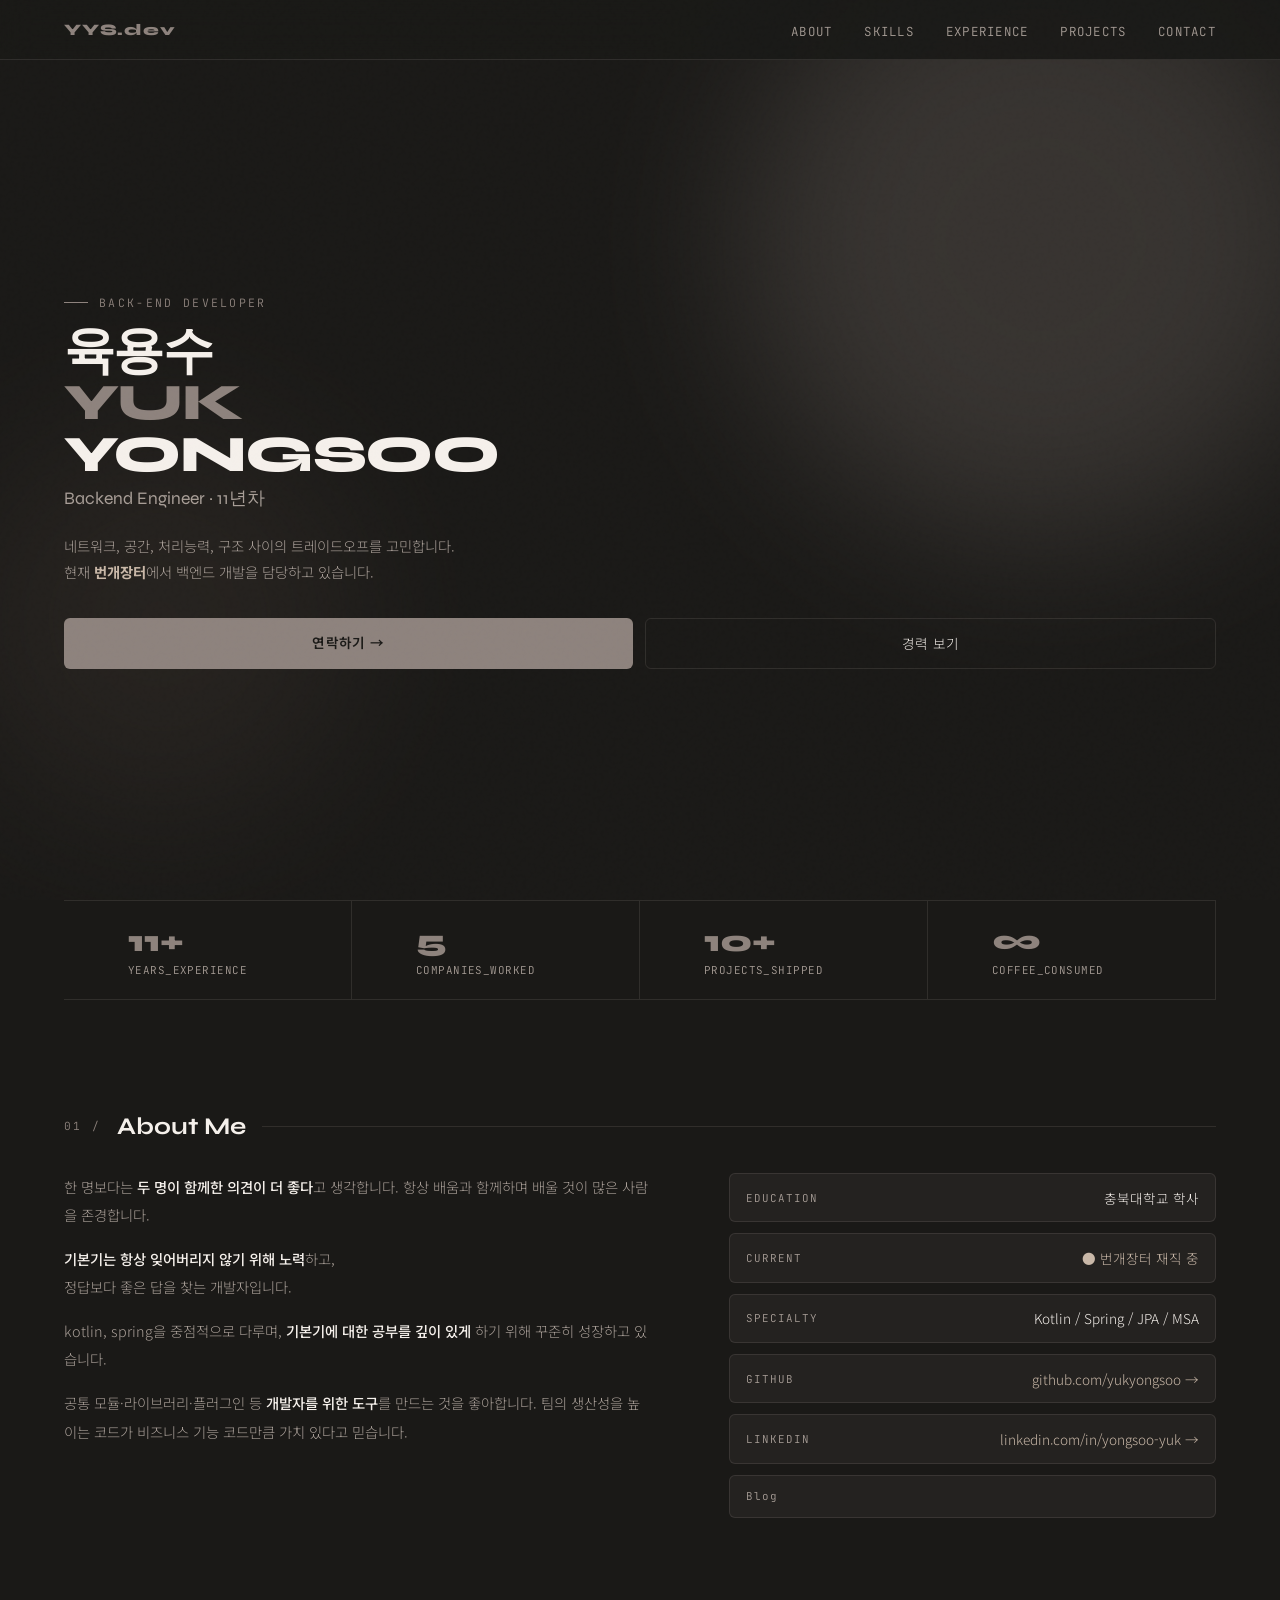
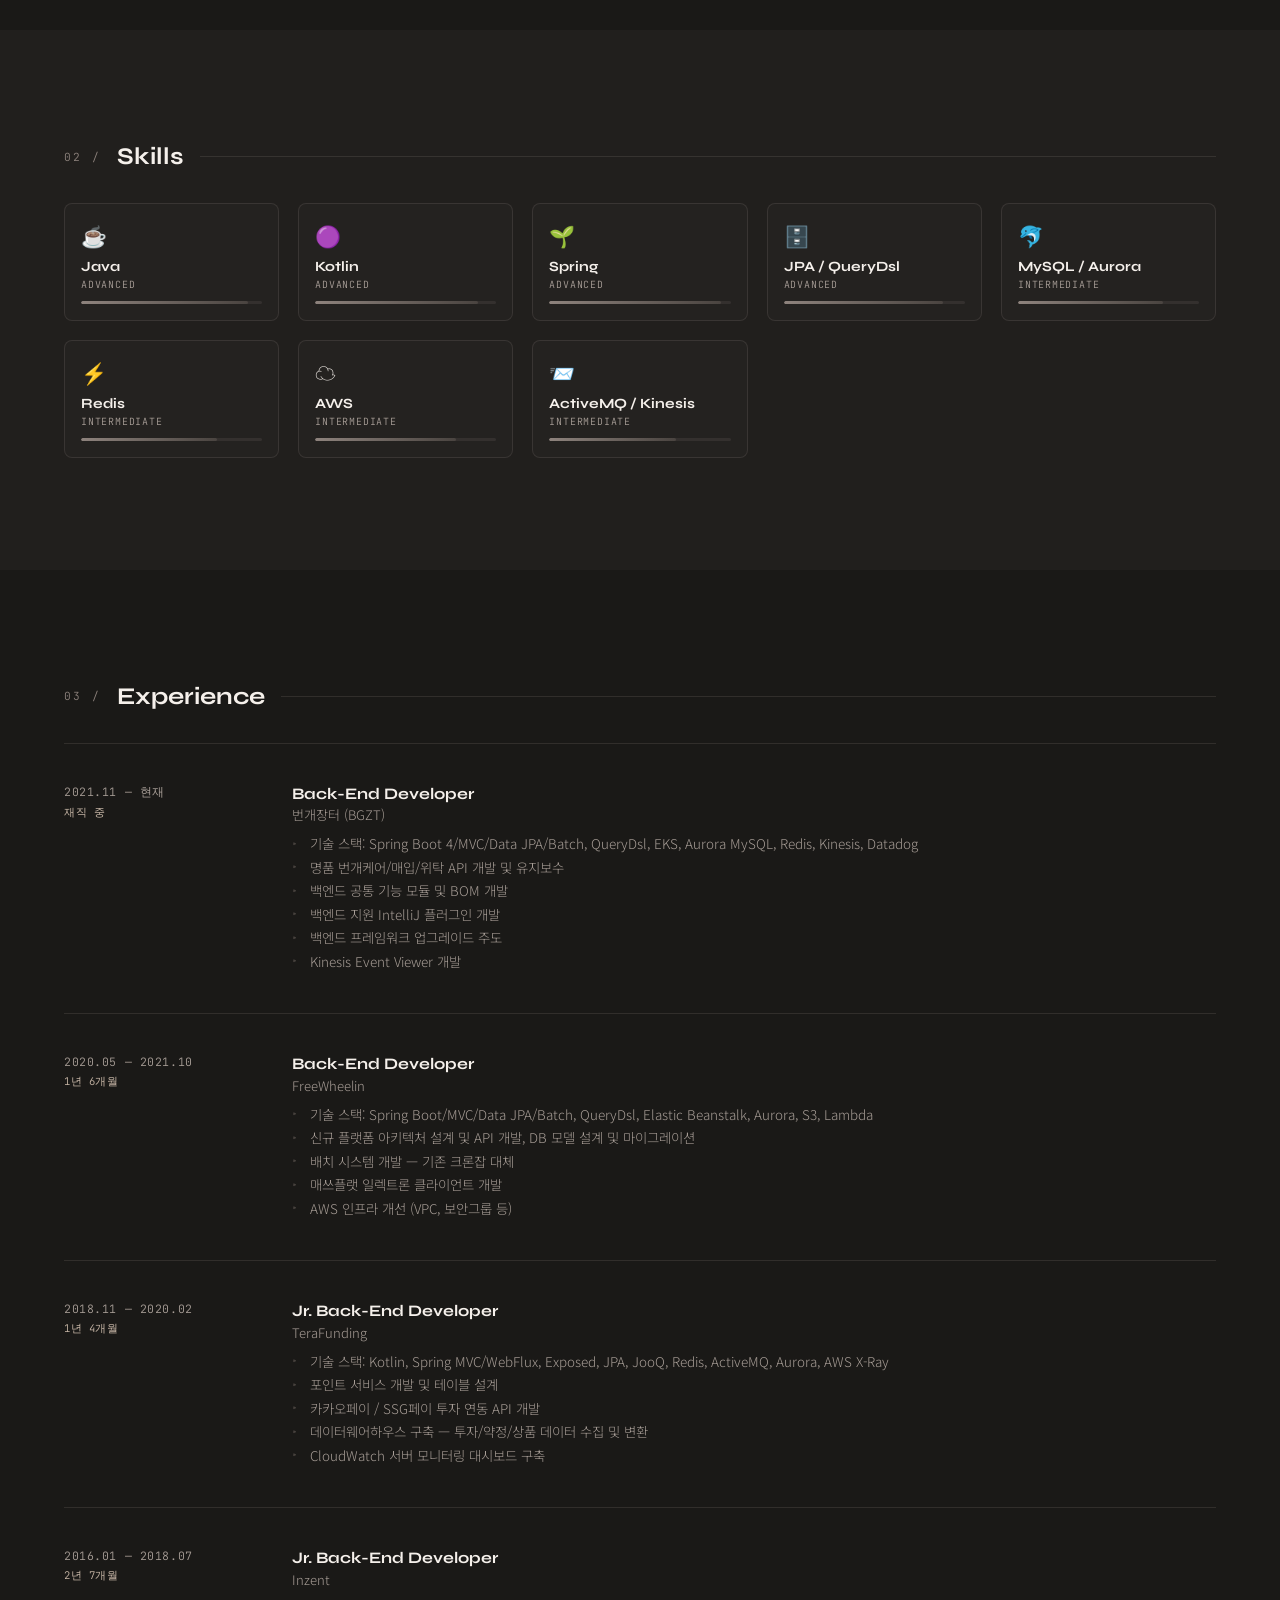
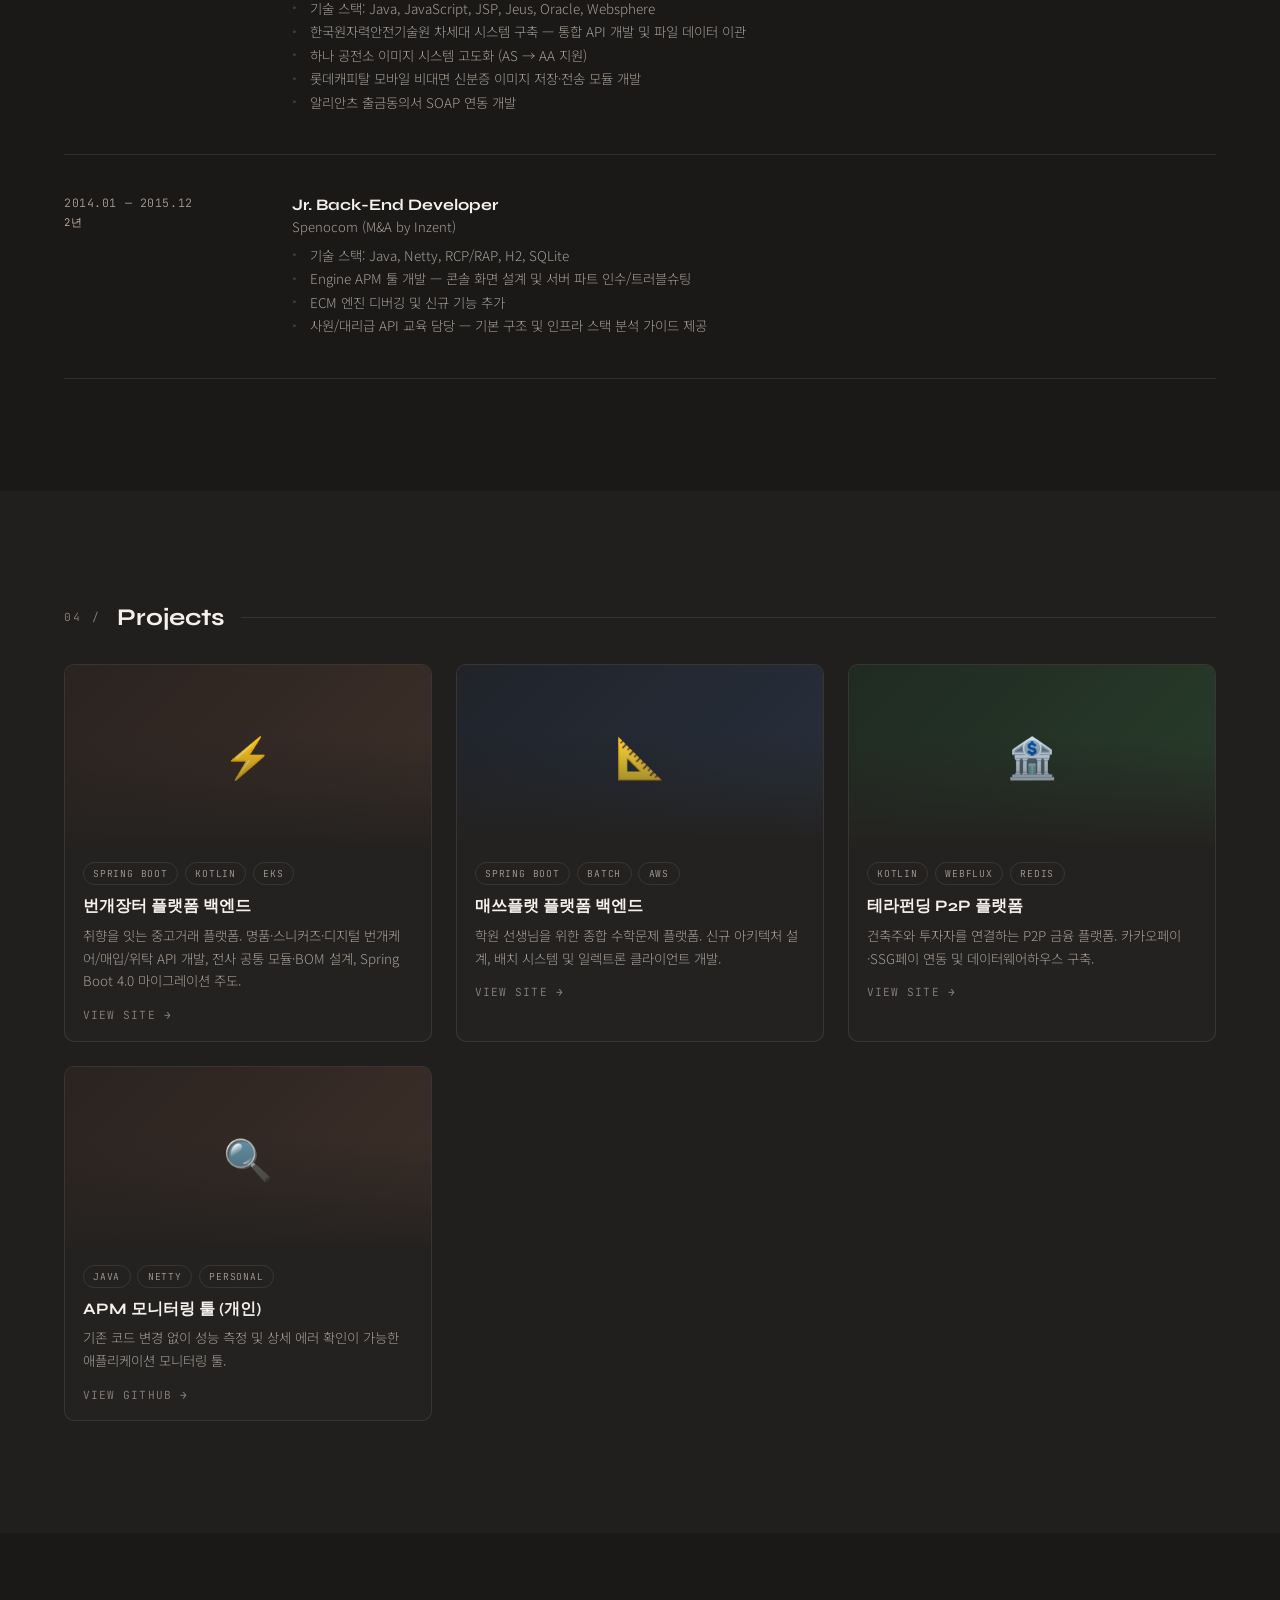
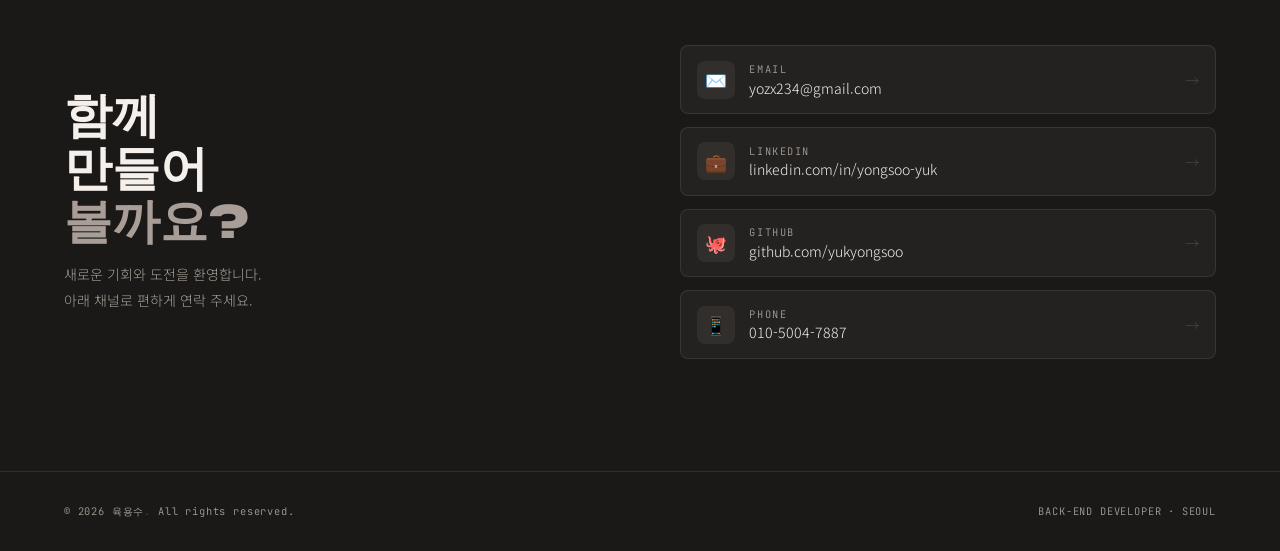
<file: index.html>
<!DOCTYPE html>
<html lang="ko">
<head>
  <meta charset="UTF-8" />
  <meta name="viewport" content="width=device-width, initial-scale=1.0"/>
  <title>육용수 | Backend Developer</title>
  <link href="https://fonts.googleapis.com/css2?family=Syne:wght@400;700;800&family=Noto+Sans+KR:wght@300;400;500;700&family=JetBrains+Mono:wght@400;600&display=swap" rel="stylesheet"/>
  <style>
    *, *::before, *::after { box-sizing: border-box; margin: 0; padding: 0; }

    :root {
      --bg: #1a1917;       /* 딥 웜 블랙 - 배경 */
      --bg2: #211f1d;      /* 카드 섹션 배경 */
      --accent: #8e837d;   /* 메인 포인트 — 웜 그레이 */
      --accent2: #c9b8a8;  /* 서브 포인트 — 밝은 샌드 (대비 강화) */
      --text: #f5f0eb;     /* 본문 텍스트 — 더 밝은 크림 */
      --muted: #a89e97;    /* 뮤트 텍스트 — 훨씬 밝게 (가독성 ↑) */
      --card: #242220;     /* 카드 배경 */
      --border: rgba(142,131,125,0.2);
      --sub: #4a4440;
      --px: 1.2rem;
    }

    html { scroll-behavior: smooth; }

    body {
      background: var(--bg);
      color: var(--text);
      font-family: 'Noto Sans KR', sans-serif;
      font-weight: 300;
      overflow-x: hidden;
      font-size: 15px;
    }

    /* ── NOISE OVERLAY ── */
    body::before {
      content: '';
      position: fixed; inset: 0;
      background-image: url("data:image/svg+xml,%3Csvg viewBox='0 0 256 256' xmlns='http://www.w3.org/2000/svg'%3E%3Cfilter id='noise'%3E%3CfeTurbulence type='fractalNoise' baseFrequency='0.9' numOctaves='4' stitchTiles='stitch'/%3E%3C/filter%3E%3Crect width='100%25' height='100%25' filter='url(%23noise)' opacity='0.04'/%3E%3C/svg%3E");
      pointer-events: none; z-index: 9999; opacity: 0.4;
    }

    /* ── NAV (mobile: logo + hamburger) ── */
    nav {
      position: fixed; top: 0; left: 0; right: 0;
      display: flex; justify-content: space-between; align-items: center;
      padding: 1rem var(--px);
      background: rgba(26,25,23,0.92);
      backdrop-filter: blur(16px);
      border-bottom: 1px solid var(--border);
      z-index: 200;
      animation: fadeDown 0.8s ease both;
    }
    .nav-logo {
      font-family: 'Syne', sans-serif;
      font-weight: 800; font-size: 1rem;
      letter-spacing: 0.05em;
      color: var(--accent);
    }

    /* hamburger */
    .hamburger {
      display: flex; flex-direction: column; gap: 5px;
      cursor: pointer; padding: 4px; background: none; border: none;
    }
    .hamburger span {
      display: block; width: 22px; height: 2px;
      background: var(--text); border-radius: 2px;      transition: all 0.3s;
    }
    .hamburger.open span:nth-child(1) { transform: translateY(7px) rotate(45deg); }
    .hamburger.open span:nth-child(2) { opacity: 0; }
    .hamburger.open span:nth-child(3) { transform: translateY(-7px) rotate(-45deg); }

    /* mobile drawer */
    .nav-drawer {
      position: fixed; top: 57px; left: 0; right: 0; bottom: 0;
      background: rgba(26,25,23,0.98);
      backdrop-filter: blur(20px);
      display: flex; flex-direction: column; justify-content: center; align-items: center;
      gap: 2.5rem;
      transform: translateX(100%);
      transition: transform 0.4s cubic-bezier(0.4,0,0.2,1);
      z-index: 199;
    }
    .nav-drawer.open { transform: translateX(0); }
    .nav-drawer a {
      font-family: 'Syne', sans-serif;
      font-size: 1.8rem; font-weight: 700;
      color: var(--muted); text-decoration: none;
      transition: color 0.3s;
    }
    .nav-drawer a:hover { color: var(--accent); }

    /* desktop nav links (hidden on mobile) */
    .nav-links { display: none; }

    /* ── HERO ── */
    .hero {
      min-height: 100svh;
      display: flex; flex-direction: column; justify-content: flex-end;
      padding: 5rem var(--px) 3rem;
      position: relative;
      overflow: hidden;
    }
    .hero-orb {
      position: absolute; border-radius: 50%;
      filter: blur(80px); opacity: 0.25; pointer-events: none;
    }
    .orb1 { width: 300px; height: 300px; background: #8e837d; top: -60px; right: -60px; }
    .orb2 { width: 250px; height: 250px; background: #4a3f38; bottom: 80px; left: -40px; }

    .hero-tag {
      font-family: 'JetBrains Mono', monospace;
      font-size: 0.72rem; color: var(--accent);
      letter-spacing: 0.2em; margin-bottom: 1rem;
      display: flex; align-items: center; gap: 0.7rem;
      animation: fadeUp 0.8s 0.2s ease both;
    }
    .hero-tag::before {
      content: ''; width: 1.5rem; height: 1px; background: var(--accent);
    }

    .hero-name {
      font-family: 'Syne', sans-serif;
      font-size: clamp(2.2rem, 4vw, 3.5rem); max-width: 50%;
      font-weight: 800; line-height: 1.0;
      letter-spacing: -0.03em;
      animation: fadeUp 0.8s 0.35s ease both;
    }
    .hero-name span { color: var(--accent); }

    .hero-title {
      font-family: 'Syne', sans-serif;
      font-size: 1.1rem; max-width: 50%;
      color: var(--muted); font-weight: 400;
      margin-top: 0.4rem;
      animation: fadeUp 0.8s 0.5s ease both;
    }

    .hero-desc {
      line-height: 1.85;
      color: var(--muted); margin-top: 1.4rem; font-size: 0.9rem;
      animation: fadeUp 0.8s 0.65s ease both;
    }

    .hero-cta {
      display: flex; gap: 0.8rem; margin-top: 2rem;
      animation: fadeUp 0.8s 0.8s ease both;
    }
    .btn {
      flex: 1; text-align: center;
      padding: 0.9rem 1rem; border-radius: 6px;
      font-family: 'Noto Sans KR', sans-serif;
      font-size: 0.85rem; letter-spacing: 0.02em;
      cursor: pointer; transition: all 0.3s; text-decoration: none;
      -webkit-tap-highlight-color: transparent;
    }
    .btn-primary {
      background: var(--accent); color: #1a1917;
      border: none; font-weight: 600;
    }
    .btn-primary:active { background: var(--accent2); transform: scale(0.97); }
    .btn-outline {
      background: transparent; color: var(--text);
      border: 1px solid var(--border);
    }
    .btn-outline:active { border-color: var(--accent); color: var(--accent); }

    /* ── STATS BAR (2x2 grid on mobile) ── */
    .stats {
      display: grid; grid-template-columns: 1fr 1fr;
      border-top: 1px solid var(--border);
      border-left: 1px solid var(--border);
      margin: 0;
      animation: fadeUp 0.8s 1s ease both;
    }
    .stat {
      padding: 1.4rem var(--px);
      border-right: 1px solid var(--border);
      border-bottom: 1px solid var(--border);
      transition: background 0.3s;
    }
    .stat:active { background: var(--card); }
    .stat-num {
      font-family: 'Syne', sans-serif;
      font-size: 1.9rem; font-weight: 800;
      color: var(--accent);
    }
    .stat-label {
      font-size: 0.68rem; color: var(--muted);
      margin-top: 0.2rem; font-family: 'JetBrains Mono', monospace;
      letter-spacing: 0.04em;
    }

    /* ── SECTION COMMON ── */
    section { padding: 3.5rem var(--px); }
    .section-header {
      display: flex; align-items: center; gap: 1rem;
      margin-bottom: 2rem;
    }
    .section-num {
      font-family: 'JetBrains Mono', monospace;
      font-size: 0.7rem; color: var(--accent); letter-spacing: 0.2em;
      white-space: nowrap;
    }
    .section-title {
      font-family: 'Syne', sans-serif;
      font-size: 1.5rem; font-weight: 700;
    }
    .section-line { flex: 1; height: 1px; background: var(--border); }

    /* ── ABOUT (stacked on mobile) ── */
    .about-grid {
      display: flex; flex-direction: column; gap: 2rem;
    }
    .about-text { line-height: 1.95; color: var(--muted); font-size: 0.9rem; }
    .about-text p + p { margin-top: 1rem; }
    .about-text strong { color: var(--text); font-weight: 500; }

    .info-list { display: flex; flex-direction: column; gap: 0.7rem; }
    .info-item {
      display: flex; justify-content: space-between; align-items: center;
      padding: 0.85rem 1rem;
      background: var(--card); border: 1px solid var(--border);
      border-radius: 6px; transition: border-color 0.3s;
      gap: 1rem;
    }
    .info-item:active { border-color: var(--sub); }
    .info-key {
      font-family: 'JetBrains Mono', monospace;
      font-size: 0.68rem; color: var(--muted); letter-spacing: 0.1em;
      flex-shrink: 0;
    }
    .info-val { font-size: 0.85rem; color: var(--text); text-align: right; }

    /* ── SKILLS (2 col grid) ── */
    .skills-grid {
      display: grid; grid-template-columns: 1fr 1fr; gap: 0.8rem;
    }
    .skill-card {
      background: var(--card); border: 1px solid var(--border);
      border-radius: 8px; padding: 1rem;
      transition: all 0.3s; position: relative; overflow: hidden;
    }
    .skill-card::after {
      content: ''; position: absolute;
      bottom: 0; left: 0; right: 0; height: 2px;
      background: linear-gradient(90deg, var(--accent), var(--sub));
      transform: scaleX(0); transform-origin: left;
      transition: transform 0.4s;
    }
    .skill-card:active { border-color: rgba(142,131,125,0.5); }
    .skill-card:active::after { transform: scaleX(1); }
    .skill-icon { font-size: 1.3rem; margin-bottom: 0.5rem; }
    .skill-name {
      font-family: 'Syne', sans-serif;
      font-size: 0.88rem; font-weight: 700; margin-bottom: 0.2rem;
    }
    .skill-level {
      font-family: 'JetBrains Mono', monospace;
      font-size: 0.62rem; color: var(--muted); letter-spacing: 0.08em;
    }
    .skill-bar {
      margin-top: 0.6rem; height: 3px;
      background: rgba(142,131,125,0.15); border-radius: 99px; overflow: hidden;
    }
    .skill-fill {
      height: 100%;
      background: linear-gradient(90deg, var(--accent), var(--sub));
      border-radius: 99px;
      animation: barFill 1.2s ease both;
    }

    /* ── PROJECTS (single col scroll on mobile) ── */
    .projects-grid {
      display: flex; flex-direction: column; gap: 1rem;
    }
    .project-card {
      background: var(--card); border: 1px solid var(--border);
      border-radius: 10px; overflow: hidden;
      transition: all 0.3s; cursor: pointer;
    }
    .project-card:active { border-color: var(--accent); }
    .project-thumb {
      height: 130px; display: flex; align-items: center; justify-content: center;
      font-size: 2.5rem; position: relative; overflow: hidden;
    }
    .project-thumb::after {
      content: ''; position: absolute; inset: 0;
      background: linear-gradient(180deg, transparent 40%, var(--card));
    }
    .p1 { background: linear-gradient(135deg, #2a2320, #3d2f28); }
    .p2 { background: linear-gradient(135deg, #20232a, #28303d); }
    .p3 { background: linear-gradient(135deg, #202a22, #283d2a); }
    .project-body { padding: 1.1rem; }
    .project-tags { display: flex; gap: 0.4rem; flex-wrap: wrap; margin-bottom: 0.7rem; }
    .tag {
      font-family: 'JetBrains Mono', monospace;
      font-size: 0.6rem; letter-spacing: 0.08em;
      padding: 0.25rem 0.6rem; border-radius: 99px;
      border: 1px solid var(--border); color: var(--muted);
    }
    .project-name {
      font-family: 'Syne', sans-serif;
      font-size: 1rem; font-weight: 700; margin-bottom: 0.4rem;
    }
    .project-desc { font-size: 0.84rem; color: var(--muted); line-height: 1.7; }
    .project-link {
      display: inline-flex; align-items: center; gap: 0.4rem;
      margin-top: 1rem;
      font-family: 'JetBrains Mono', monospace;
      font-size: 0.7rem; color: var(--accent); letter-spacing: 0.1em;
      text-decoration: none;
    }

    /* ── EXPERIENCE (stacked on mobile) ── */
    .exp-list { display: flex; flex-direction: column; gap: 0; }
    .exp-item {
      display: flex; flex-direction: column;
      gap: 0.6rem; padding: 1.8rem 0;
      border-bottom: 1px solid var(--border);
    }
    .exp-item:first-child { border-top: 1px solid var(--border); }
    .exp-period {
      font-family: 'JetBrains Mono', monospace;
      font-size: 0.72rem; color: var(--muted); letter-spacing: 0.05em;
      display: flex; align-items: center; gap: 0.8rem;
    }
    .exp-period span {
      display: inline-block; color: var(--accent2);
      background: rgba(142,131,125,0.12); padding: 0.15rem 0.5rem;
      border-radius: 4px; font-size: 0.66rem;
    }
    .exp-role {
      font-family: 'Syne', sans-serif;
      font-size: 1rem; font-weight: 700; margin-bottom: 0.15rem;
    }
    .exp-company { font-size: 0.82rem; color: var(--muted); margin-bottom: 0.5rem; }
    .exp-bullets { list-style: none; }
    .exp-bullets li {
      font-size: 0.84rem; color: var(--muted); line-height: 1.75;
      padding-left: 1.1rem; position: relative;
    }
    .exp-bullets li::before {
      content: '▸'; position: absolute; left: 0; color: var(--sub); font-size: 0.65rem; top: 0.1rem;
    }

    /* ── CONTACT (stacked) ── */
    .contact-wrap {
      display: flex; flex-direction: column; gap: 2rem;
    }
    .contact-headline {
      font-family: 'Syne', sans-serif;
      font-size: clamp(2.2rem, 11vw, 3rem); font-weight: 800; line-height: 1.1;
    }
    .contact-headline span { color: var(--muted); }
    .contact-sub { color: var(--muted); margin-top: 0.8rem; font-size: 0.88rem; line-height: 1.8; }
    .contact-links { display: flex; flex-direction: column; gap: 0.8rem; }
    .contact-link {
      display: flex; align-items: center; gap: 0.9rem;
      padding: 0.9rem 1rem;
      background: var(--card); border: 1px solid var(--border);
      border-radius: 8px; text-decoration: none;
      transition: all 0.2s;
      -webkit-tap-highlight-color: transparent;
    }
    .contact-link:active { border-color: var(--accent); background: rgba(142,131,125,0.06); }
    .cl-icon {
      width: 38px; height: 38px; flex-shrink: 0;
      background: rgba(142,131,125,0.12); border-radius: 8px;
      display: flex; align-items: center; justify-content: center;
      font-size: 1.1rem;
    }
    .cl-info { flex: 1; min-width: 0; }
    .cl-label {
      font-family: 'JetBrains Mono', monospace;
      font-size: 0.65rem; color: var(--muted); letter-spacing: 0.15em;
    }
    .cl-val { font-size: 0.88rem; color: var(--text); margin-top: 0.1rem; white-space: nowrap; overflow: hidden; text-overflow: ellipsis; }
    .cl-arrow { color: var(--sub); font-size: 0.9rem; flex-shrink: 0; }

    /* ── FOOTER ── */
    footer {
      padding: 1.5rem var(--px);
      border-top: 1px solid var(--border);
      display: flex; flex-direction: column; gap: 0.3rem; align-items: center; text-align: center;
    }
    footer p {
      font-family: 'JetBrains Mono', monospace;
      font-size: 0.65rem; color: var(--muted); letter-spacing: 0.08em;
    }
    .footer-dot { color: var(--sub); }

    /* ── ANIMATIONS ── */
    @keyframes fadeUp {
      from { opacity: 0; transform: translateY(24px); }
      to   { opacity: 1; transform: translateY(0); }
    }
    @keyframes fadeDown {
      from { opacity: 0; transform: translateY(-16px); }
      to   { opacity: 1; transform: translateY(0); }
    }
    @keyframes barFill {
      from { width: 0; }
    }

    /* scroll reveal */
    .reveal {
      opacity: 0; transform: translateY(30px);
      transition: opacity 0.8s ease, transform 0.8s ease;
    }

    /* ── DESKTOP BREAKPOINT ── */
    @media (min-width: 768px) {
      :root { --px: 4rem; }
      nav { padding: 1.2rem 4rem; }
      .hamburger { display: none; }
      .nav-drawer { display: none !important; }
      .nav-links {
        display: flex; gap: 2rem; list-style: none;
        position: static; background: none; transform: none;
      }
      .nav-links a {
        font-family: 'JetBrains Mono', monospace;
        font-size: 0.78rem; color: var(--muted);
        text-decoration: none; letter-spacing: 0.1em;
        transition: color 0.3s;
      }
      .nav-links a:hover { color: var(--accent); }
      .hero { padding: 10rem 4rem 6rem; justify-content: center; }
      .orb1 { width: 600px; height: 600px; }
      .orb2 { width: 400px; height: 400px; }
      .stats { grid-template-columns: 1fr 1fr 1fr 1fr; border-left: none; margin: 0 4rem; }
      section { padding: 7rem 4rem; }
      .about-grid { display: grid; grid-template-columns: 1.2fr 1fr; gap: 5rem; }
      .skills-grid { grid-template-columns: repeat(auto-fill, minmax(200px, 1fr)); gap: 1.2rem; }
      .projects-grid { display: grid; grid-template-columns: repeat(auto-fill, minmax(320px, 1fr)); gap: 1.5rem; flex-direction: unset; }
      .exp-item { flex-direction: row; gap: 3rem; padding: 2.5rem 0; }
      .exp-period { flex-shrink: 0; width: 180px; flex-direction: column; display: block; }
      .exp-period span { display: block; margin-top: 0.3rem; background: none; padding: 0; }
      .contact-wrap { display: grid; grid-template-columns: 1fr 1fr; gap: 5rem; align-items: center; }
      footer { flex-direction: row; justify-content: space-between; padding: 2rem 4rem; }
      .project-thumb { height: 180px; }
    }
    /* ── TOP BUTTON ── */
    .top-btn {
      position: fixed; bottom: 1.5rem; right: 1.5rem;
      width: 44px; height: 44px; border-radius: 50%;
      background: var(--accent); color: var(--bg);
      display: flex; align-items: center; justify-content: center;
      font-size: 1.1rem; font-weight: 700;
      text-decoration: none;
      box-shadow: 0 4px 20px rgba(0,0,0,0.3);
      opacity: 0; pointer-events: none;
      transition: opacity 0.3s, transform 0.3s;
      z-index: 150;
    }
    .top-btn.visible { opacity: 1; pointer-events: auto; }
    .top-btn:hover { transform: translateY(-3px); background: var(--accent2); }

    .reveal.visible { opacity: 1; transform: none; }  </style>
</head>
<body>

<!-- NAV -->
<nav>
  <div class="nav-logo">YYS.dev</div>
  <ul class="nav-links">
    <li><a href="#about">ABOUT</a></li>
    <li><a href="#skills">SKILLS</a></li>
    <li><a href="#experience">EXPERIENCE</a></li>
    <li><a href="#projects">PROJECTS</a></li>
    <li><a href="#contact">CONTACT</a></li>
  </ul>
  <button class="hamburger" id="hamburger" aria-label="메뉴 열기">
    <span></span><span></span><span></span>
  </button>
</nav>

<!-- MOBILE DRAWER -->
<div class="nav-drawer" id="navDrawer">
  <a href="#about" class="drawer-link">ABOUT</a>
  <a href="#skills" class="drawer-link">SKILLS</a>
  <a href="#experience" class="drawer-link">EXPERIENCE</a>
  <a href="#projects" class="drawer-link">PROJECTS</a>
  <a href="#contact" class="drawer-link">CONTACT</a>
</div>

<!-- HERO -->
<section class="hero">
  <div class="hero-orb orb1"></div>
  <div class="hero-orb orb2"></div>
  <p class="hero-tag">BACK-END DEVELOPER</p>
  <h1 class="hero-name">육용수<br><span>YUK</span> YONGSOO</h1>
  <p class="hero-title">Backend Engineer · 11년차</p>
  <p class="hero-desc">
    네트워크, 공간, 처리능력, 구조 사이의 트레이드오프를 고민합니다.<br>
    현재 <strong style="color:var(--accent2)">번개장터</strong>에서 백엔드 개발을 담당하고 있습니다.
  </p>
  <div class="hero-cta">
    <a href="#contact" class="btn btn-primary">연락하기 →</a>
    <a href="#experience" class="btn btn-outline">경력 보기</a>
  </div>
</section>

<!-- STATS -->
<div class="stats reveal">
  <div class="stat">
    <div class="stat-num">11+</div>
    <div class="stat-label">YEARS_EXPERIENCE</div>
  </div>
  <div class="stat">
    <div class="stat-num">5</div>
    <div class="stat-label">COMPANIES_WORKED</div>
  </div>
  <div class="stat">
    <div class="stat-num">10+</div>
    <div class="stat-label">PROJECTS_SHIPPED</div>
  </div>
  <div class="stat">
    <div class="stat-num">∞</div>
    <div class="stat-label">COFFEE_CONSUMED</div>
  </div>
</div>

<!-- ABOUT -->
<section id="about">
  <div class="section-header reveal">
    <span class="section-num">01 /</span>
    <h2 class="section-title">About Me</h2>
    <div class="section-line"></div>
  </div>
  <div class="about-grid reveal">
    <div class="about-text">
      <p>한 명보다는 <strong>두 명이 함께한 의견이 더 좋다</strong>고 생각합니다. 항상 배움과 함께하며 배울 것이 많은 사람을 존경합니다.</p>
      <p><strong>기본기는 항상 잊어버리지 않기 위해 노력</strong>하고, <br>정답보다 좋은 답을 찾는 개발자입니다.</p>
      <p>kotlin, spring을 중점적으로 다루며, <strong>기본기에 대한 공부를 깊이 있게</strong> 하기 위해 꾸준히 성장하고 있습니다.</p>
      <p>공통 모듈·라이브러리·플러그인 등 <strong>개발자를 위한 도구</strong>를 만드는 것을 좋아합니다. 팀의 생산성을 높이는 코드가 비즈니스 기능 코드만큼 가치 있다고 믿습니다.</p>
    </div>
    <div class="info-list">
      <div class="info-item">
        <span class="info-key">EDUCATION</span>
        <span class="info-val">충북대학교 학사</span>
      </div>
      <div class="info-item">
        <span class="info-key">CURRENT</span>
        <span class="info-val" style="color:var(--accent2)">● 번개장터 재직 중</span>
      </div>
      <div class="info-item">
        <span class="info-key">SPECIALTY</span>
        <span class="info-val">Kotlin / Spring / JPA / MSA</span>
      </div>
      <a href="https://github.com/yukyongsoo" target="_blank" class="info-item" style="text-decoration:none;">
        <span class="info-key">GITHUB</span>
        <span class="info-val" style="color:var(--accent2)">github.com/yukyongsoo →</span>
      </a>
      <a href="https://www.linkedin.com/in/yongsoo-yuk-320853166" target="_blank" class="info-item" style="text-decoration:none;">
        <span class="info-key">LINKEDIN</span>
        <span class="info-val" style="color:var(--accent2)">linkedin.com/in/yongsoo-yuk →</span>
      </a>
      <a href="https://opposite-ranunculus-c5f.notion.site/Blogs-32c7896b43fb80d0837bd44d2584c81d" target="_blank" class="info-item" style="text-decoration:none;">
        <span class="info-key">Blog</span>
      </a>
    </div>
  </div>
</section>

<!-- SKILLS -->
<section id="skills" style="background: var(--bg2);">
  <div class="section-header reveal">
    <span class="section-num">02 /</span>
    <h2 class="section-title">Skills</h2>
    <div class="section-line"></div>
  </div>
  <div class="skills-grid reveal">
    <div class="skill-card">
      <div class="skill-icon">☕</div>
      <div class="skill-name">Java</div>
      <div class="skill-level">ADVANCED</div>
      <div class="skill-bar"><div class="skill-fill" style="width:92%"></div></div>
    </div>
    <div class="skill-card">
      <div class="skill-icon">🟣</div>
      <div class="skill-name">Kotlin</div>
      <div class="skill-level">ADVANCED</div>
      <div class="skill-bar"><div class="skill-fill" style="width:90%"></div></div>
    </div>
    <div class="skill-card">
      <div class="skill-icon">🌱</div>
      <div class="skill-name">Spring</div>
      <div class="skill-level">ADVANCED</div>
      <div class="skill-bar"><div class="skill-fill" style="width:95%"></div></div>
    </div>
    <div class="skill-card">
      <div class="skill-icon">🗄️</div>
      <div class="skill-name">JPA / QueryDsl</div>
      <div class="skill-level">ADVANCED</div>
      <div class="skill-bar"><div class="skill-fill" style="width:88%"></div></div>
    </div>
    <div class="skill-card">
      <div class="skill-icon">🐬</div>
      <div class="skill-name">MySQL / Aurora</div>
      <div class="skill-level">INTERMEDIATE</div>
      <div class="skill-bar"><div class="skill-fill" style="width:80%"></div></div>
    </div>
    <div class="skill-card">
      <div class="skill-icon">⚡</div>
      <div class="skill-name">Redis</div>
      <div class="skill-level">INTERMEDIATE</div>
      <div class="skill-bar"><div class="skill-fill" style="width:75%"></div></div>
    </div>
    <div class="skill-card">
      <div class="skill-icon">☁️</div>
      <div class="skill-name">AWS</div>
      <div class="skill-level">INTERMEDIATE</div>
      <div class="skill-bar"><div class="skill-fill" style="width:78%"></div></div>
    </div>
    <div class="skill-card">
      <div class="skill-icon">📨</div>
      <div class="skill-name">ActiveMQ / Kinesis</div>
      <div class="skill-level">INTERMEDIATE</div>
      <div class="skill-bar"><div class="skill-fill" style="width:70%"></div></div>
    </div>
  </div>
</section>

<!-- EXPERIENCE -->
<section id="experience">
  <div class="section-header reveal">
    <span class="section-num">03 /</span>
    <h2 class="section-title">Experience</h2>
    <div class="section-line"></div>
  </div>
  <div class="exp-list reveal">
    <div class="exp-item">
      <div class="exp-period">
        2021.11 — 현재
        <span>재직 중</span>
      </div>
      <div>
        <div class="exp-role">Back-End Developer</div>
        <div class="exp-company">번개장터 (BGZT)</div>
        <ul class="exp-bullets">
          <li>기술 스택: Spring Boot 4/MVC/Data JPA/Batch, QueryDsl, EKS, Aurora MySQL, Redis, Kinesis, Datadog</li>
          <li>명품 번개케어/매입/위탁 API 개발 및 유지보수</li>
          <li>백엔드 공통 기능 모듈 및 BOM 개발</li>
          <li>백엔드 지원 IntelliJ 플러그인 개발</li>
          <li>백엔드 프레임워크 업그레이드 주도</li>
          <li>Kinesis Event Viewer 개발</li>
        </ul>
      </div>
    </div>
    <div class="exp-item">
      <div class="exp-period">
        2020.05 — 2021.10
        <span>1년 6개월</span>
      </div>
      <div>
        <div class="exp-role">Back-End Developer</div>
        <div class="exp-company">FreeWheelin</div>
        <ul class="exp-bullets">
          <li>기술 스택: Spring Boot/MVC/Data JPA/Batch, QueryDsl, Elastic Beanstalk, Aurora, S3, Lambda</li>
          <li>신규 플랫폼 아키텍처 설계 및 API 개발, DB 모델 설계 및 마이그레이션</li>
          <li>배치 시스템 개발 — 기존 크론잡 대체</li>
          <li>매쓰플랫 일렉트론 클라이언트 개발</li>
          <li>AWS 인프라 개선 (VPC, 보안그룹 등)</li>
        </ul>
      </div>
    </div>
    <div class="exp-item">
      <div class="exp-period">
        2018.11 — 2020.02
        <span>1년 4개월</span>
      </div>
      <div>
        <div class="exp-role">Jr. Back-End Developer</div>
        <div class="exp-company">TeraFunding</div>
        <ul class="exp-bullets">
          <li>기술 스택: Kotlin, Spring MVC/WebFlux, Exposed, JPA, JooQ, Redis, ActiveMQ, Aurora, AWS X-Ray</li>
          <li>포인트 서비스 개발 및 테이블 설계</li>
          <li>카카오페이 / SSG페이 투자 연동 API 개발</li>
          <li>데이터웨어하우스 구축 — 투자/약정/상품 데이터 수집 및 변환</li>
          <li>CloudWatch 서버 모니터링 대시보드 구축</li>
        </ul>
      </div>
    </div>
    <div class="exp-item">
      <div class="exp-period">
        2016.01 — 2018.07
        <span>2년 7개월</span>
      </div>
      <div>
        <div class="exp-role">Jr. Back-End Developer</div>
        <div class="exp-company">Inzent</div>
        <ul class="exp-bullets">
          <li>기술 스택: Java, JavaScript, JSP, Jeus, Oracle, Websphere</li>
          <li>한국원자력안전기술원 차세대 시스템 구축 — 통합 API 개발 및 파일 데이터 이관</li>
          <li>하나 공전소 이미지 시스템 고도화 (AS → AA 지원)</li>
          <li>롯데캐피탈 모바일 비대면 신분증 이미지 저장·전송 모듈 개발</li>
          <li>알리안츠 출금동의서 SOAP 연동 개발</li>
        </ul>
      </div>
    </div>
    <div class="exp-item">
      <div class="exp-period">
        2014.01 — 2015.12
        <span>2년</span>
      </div>
      <div>
        <div class="exp-role">Jr. Back-End Developer</div>
        <div class="exp-company">Spenocom (M&A by Inzent)</div>
        <ul class="exp-bullets">
          <li>기술 스택: Java, Netty, RCP/RAP, H2, SQLite</li>
          <li>Engine APM 툴 개발 — 콘솔 화면 설계 및 서버 파트 인수/트러블슈팅</li>
          <li>ECM 엔진 디버깅 및 신규 기능 추가</li>
          <li>사원/대리급 API 교육 담당 — 기본 구조 및 인프라 스택 분석 가이드 제공</li>
        </ul>
      </div>
    </div>
  </div>
</section>

<!-- PROJECTS -->
<section id="projects" style="background: var(--bg2);">
  <div class="section-header reveal">
    <span class="section-num">04 /</span>
    <h2 class="section-title">Projects</h2>
    <div class="section-line"></div>
  </div>
  <div class="projects-grid reveal">
    <a href="https://m.bunjang.co.kr" class="project-card" target="_blank" style="text-decoration:none;color:inherit;display:block;">
      <div class="project-thumb p1">⚡</div>
      <div class="project-body">
        <div class="project-tags">
          <span class="tag">SPRING BOOT</span>
          <span class="tag">KOTLIN</span>
          <span class="tag">EKS</span>
        </div>
        <div class="project-name">번개장터 플랫폼 백엔드</div>
        <p class="project-desc">취향을 잇는 중고거래 플랫폼. 명품·스니커즈·디지털 번개케어/매입/위탁 API 개발, 전사 공통 모듈·BOM 설계, Spring Boot 4.0 마이그레이션 주도.</p>
        <span class="project-link">VIEW SITE →</span>
      </div>
    </a>
    <a href="https://mathflat.com/" class="project-card" target="_blank" style="text-decoration:none;color:inherit;display:block;">
      <div class="project-thumb p2">📐</div>
      <div class="project-body">
        <div class="project-tags">
          <span class="tag">SPRING BOOT</span>
          <span class="tag">BATCH</span>
          <span class="tag">AWS</span>
        </div>
        <div class="project-name">매쓰플랫 플랫폼 백엔드</div>
        <p class="project-desc">학원 선생님을 위한 종합 수학문제 플랫폼. 신규 아키텍처 설계, 배치 시스템 및 일렉트론 클라이언트 개발.</p>
        <span class="project-link">VIEW SITE →</span>
      </div>
    </a>
    <a href="https://terafunding.com/" class="project-card" target="_blank" style="text-decoration:none;color:inherit;display:block;">
      <div class="project-thumb p3">🏦</div>
      <div class="project-body">
        <div class="project-tags">
          <span class="tag">KOTLIN</span>
          <span class="tag">WEBFLUX</span>
          <span class="tag">REDIS</span>
        </div>
        <div class="project-name">테라펀딩 P2P 플랫폼</div>
        <p class="project-desc">건축주와 투자자를 연결하는 P2P 금융 플랫폼. 카카오페이·SSG페이 연동 및 데이터웨어하우스 구축.</p>
        <span class="project-link">VIEW SITE →</span>
      </div>
    </a>
    <a href="https://github.com/yukyongsoo" class="project-card" target="_blank" style="text-decoration:none;color:inherit;display:block;">
      <div class="project-thumb p1">🔍</div>
      <div class="project-body">
        <div class="project-tags">
          <span class="tag">JAVA</span>
          <span class="tag">NETTY</span>
          <span class="tag">PERSONAL</span>
        </div>
        <div class="project-name">APM 모니터링 툴 (개인)</div>
        <p class="project-desc">기존 코드 변경 없이 성능 측정 및 상세 에러 확인이 가능한 애플리케이션 모니터링 툴.</p>
        <span class="project-link">VIEW GITHUB →</span>
      </div>
    </a>
  </div>
</section>

<!-- CONTACT -->
<section id="contact">
  <div class="contact-wrap reveal">
    <div>
      <h2 class="contact-headline">함께<br>만들어<br><span>볼까요?</span></h2>
      <p class="contact-sub">새로운 기회와 도전을 환영합니다.<br>아래 채널로 편하게 연락 주세요.</p>
    </div>
    <div class="contact-links">
      <a href="mailto:yozx234@gmail.com" class="contact-link">
        <div class="cl-icon">✉️</div>
        <div class="cl-info">
          <div class="cl-label">EMAIL</div>
          <div class="cl-val">yozx234@gmail.com</div>
        </div>
        <span class="cl-arrow">→</span>
      </a>
      <a href="https://www.linkedin.com/in/yongsoo-yuk-320853166" class="contact-link" target="_blank">
        <div class="cl-icon">💼</div>
        <div class="cl-info">
          <div class="cl-label">LINKEDIN</div>
          <div class="cl-val">linkedin.com/in/yongsoo-yuk</div>
        </div>
        <span class="cl-arrow">→</span>
      </a>
      <a href="https://github.com/yukyongsoo" class="contact-link" target="_blank">
        <div class="cl-icon">🐙</div>
        <div class="cl-info">
          <div class="cl-label">GITHUB</div>
          <div class="cl-val">github.com/yukyongsoo</div>
        </div>
        <span class="cl-arrow">→</span>
      </a>
      <a href="tel:010-5004-7887" class="contact-link">
        <div class="cl-icon">📱</div>
        <div class="cl-info">
          <div class="cl-label">PHONE</div>
          <div class="cl-val">010-5004-7887</div>
        </div>
        <span class="cl-arrow">→</span>
      </a>
    </div>
  </div>
</section>

<!-- FOOTER -->
<footer>
  <p>© 2026 육용수<span class="footer-dot">.</span> All rights reserved.</p>
  <p>BACK-END DEVELOPER · SEOUL</p>
</footer>

<a href="#" class="top-btn" id="topBtn" aria-label="맨 위로">↑</a>

<script>
  const hamburger = document.getElementById('hamburger');
  const drawer = document.getElementById('navDrawer');

  hamburger.addEventListener('click', () => {
    hamburger.classList.toggle('open');
    drawer.classList.toggle('open');
    document.body.style.overflow = drawer.classList.contains('open') ? 'hidden' : '';
  });

  document.querySelectorAll('.drawer-link').forEach(link => {
    link.addEventListener('click', () => {
      hamburger.classList.remove('open');
      drawer.classList.remove('open');
      document.body.style.overflow = '';
    });
  });

  const observer = new IntersectionObserver((entries) => {
    entries.forEach(e => {
      if (e.isIntersecting) e.target.classList.add('visible');
    });
  }, { threshold: 0.08 });

  document.querySelectorAll('.reveal').forEach(el => observer.observe(el));

  const topBtn = document.getElementById('topBtn');
  if (topBtn) {
    window.addEventListener('scroll', () => {
      topBtn.classList.toggle('visible', window.scrollY > 300);
    });
  }
</script>
</body>
</html>
</file>
